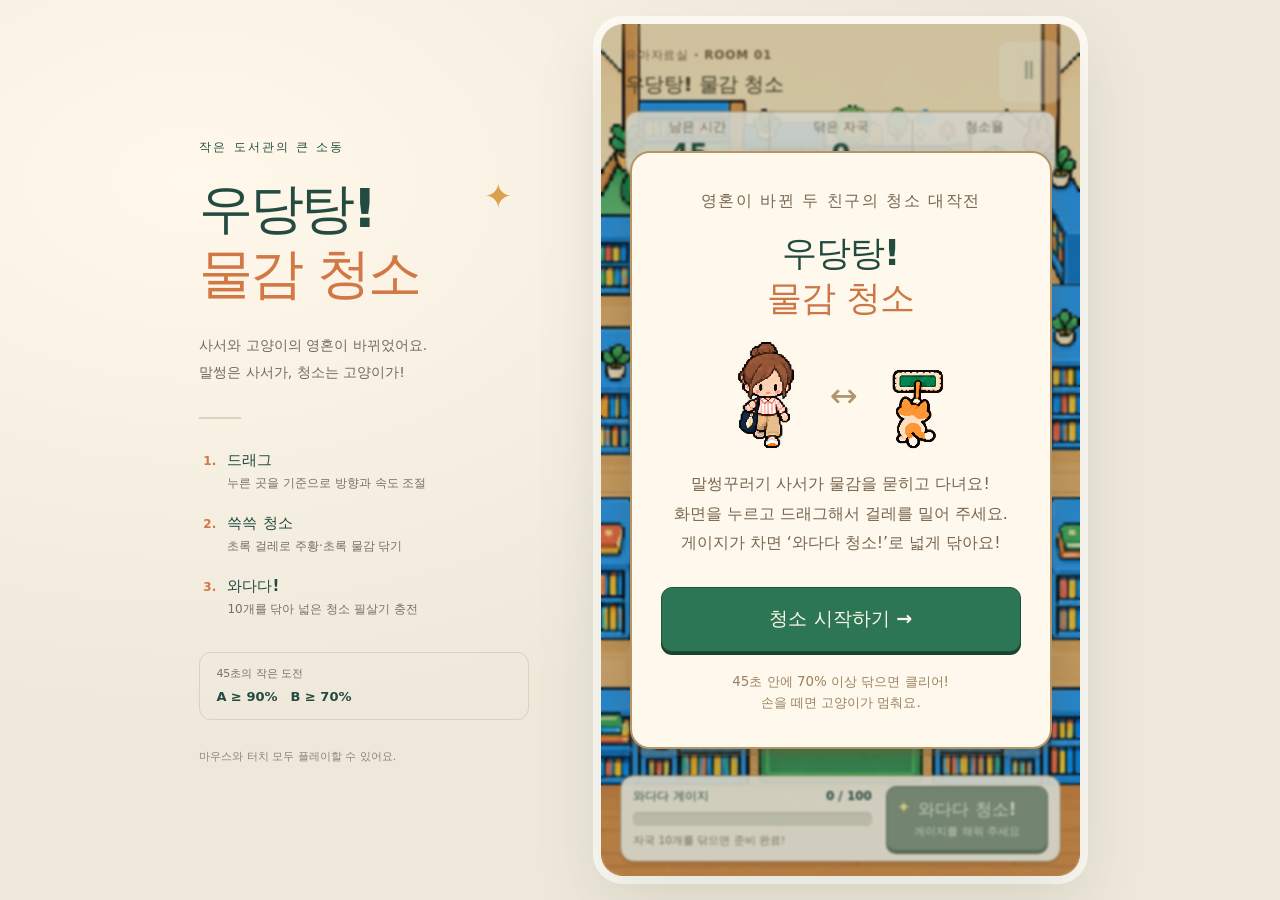
<file: index.html>
<!doctype html>
<html lang="ko">
<head>
  <meta charset="utf-8">
  <meta name="viewport" content="width=device-width,initial-scale=1,viewport-fit=cover">
  <meta name="theme-color" content="#234d3f">
  <meta name="description" content="영혼이 바뀐 사서와 고양이! 드래그로 걸레를 밀고 와다다 필살기로 물감 자국을 닦는 45초 모바일 게임.">
  <title>우당탕! 물감 청소</title>
  <link rel="stylesheet" href="./style.css">
</head>
<body>
  <main class="layout">
    <aside class="intro" aria-label="게임 소개">
      <span class="eyebrow">작은 도서관의 큰 소동</span>
      <h1>우당탕!<br><span>물감 청소</span><i>✦</i></h1>
      <p>사서와 고양이의 영혼이 바뀌었어요.<br>말썽은 사서가, 청소는 고양이가!</p>
      <div class="story-rule"></div>
      <ol><li><b>드래그</b><span>누른 곳을 기준으로 방향과 속도 조절</span></li><li><b>쓱쓱 청소</b><span>초록 걸레로 주황·초록 물감 닦기</span></li><li><b>와다다!</b><span>10개를 닦아 넓은 청소 필살기 충전</span></li></ol>
      <div class="grade-key"><span>45초의 작은 도전</span><b>A ≥ 90%　B ≥ 70%</b></div>
      <small>마우스와 터치 모두 플레이할 수 있어요.</small>
    </aside>
    <section class="game-shell" aria-label="우당탕! 물감 청소 게임">
      <canvas id="game" width="360" height="640" aria-label="화면을 누르고 드래그해서 고양이 걸레를 움직이세요"></canvas>
      <div class="interface">
        <header class="game-top"><div><span class="room-label">유아자료실 · ROOM 01</span><strong>우당탕! 물감 청소</strong></div><button id="pause" class="icon-button" aria-label="일시정지" disabled>Ⅱ</button></header>
        <div class="hud" aria-label="게임 현황"><div><span>남은 시간</span><b id="time">45<span>초</span></b></div><div><span>닦은 자국</span><b id="cleaned">0</b></div><div><span>청소율</span><b id="ratio">—</b></div></div>
        <div id="notice" class="notice" role="status" aria-live="polite"></div>
        <div id="countdown" class="countdown" hidden></div>
        <footer class="game-bottom"><div class="charge"><div><span id="charge-label">와다다 게이지</span><b id="charge-value">0 / 100</b></div><div id="charge-meter" class="meter" role="progressbar" aria-label="필살기 게이지" aria-valuemin="0" aria-valuemax="100" aria-valuenow="0"><i id="charge-fill"></i></div><small id="charge-hint">자국 10개를 닦으면 준비 완료!</small></div><button id="special" disabled><span>✦</span><b>와다다 청소!</b><small>게이지를 채워 주세요</small></button></footer>
        <div id="modal-layer" class="modal-layer"><section id="modal" class="modal" role="dialog" aria-modal="true" aria-labelledby="modal-title"><p class="modal-kicker">잠시만 기다려 주세요</p><h2 id="modal-title">청소 도구 준비 중…</h2><p id="loading-progress">배경과 캐릭터를 불러옵니다</p></section></div>
      </div>
    </section>
  </main>
  <script type="module" src="./app.js"></script>
</body>
</html>
</file>
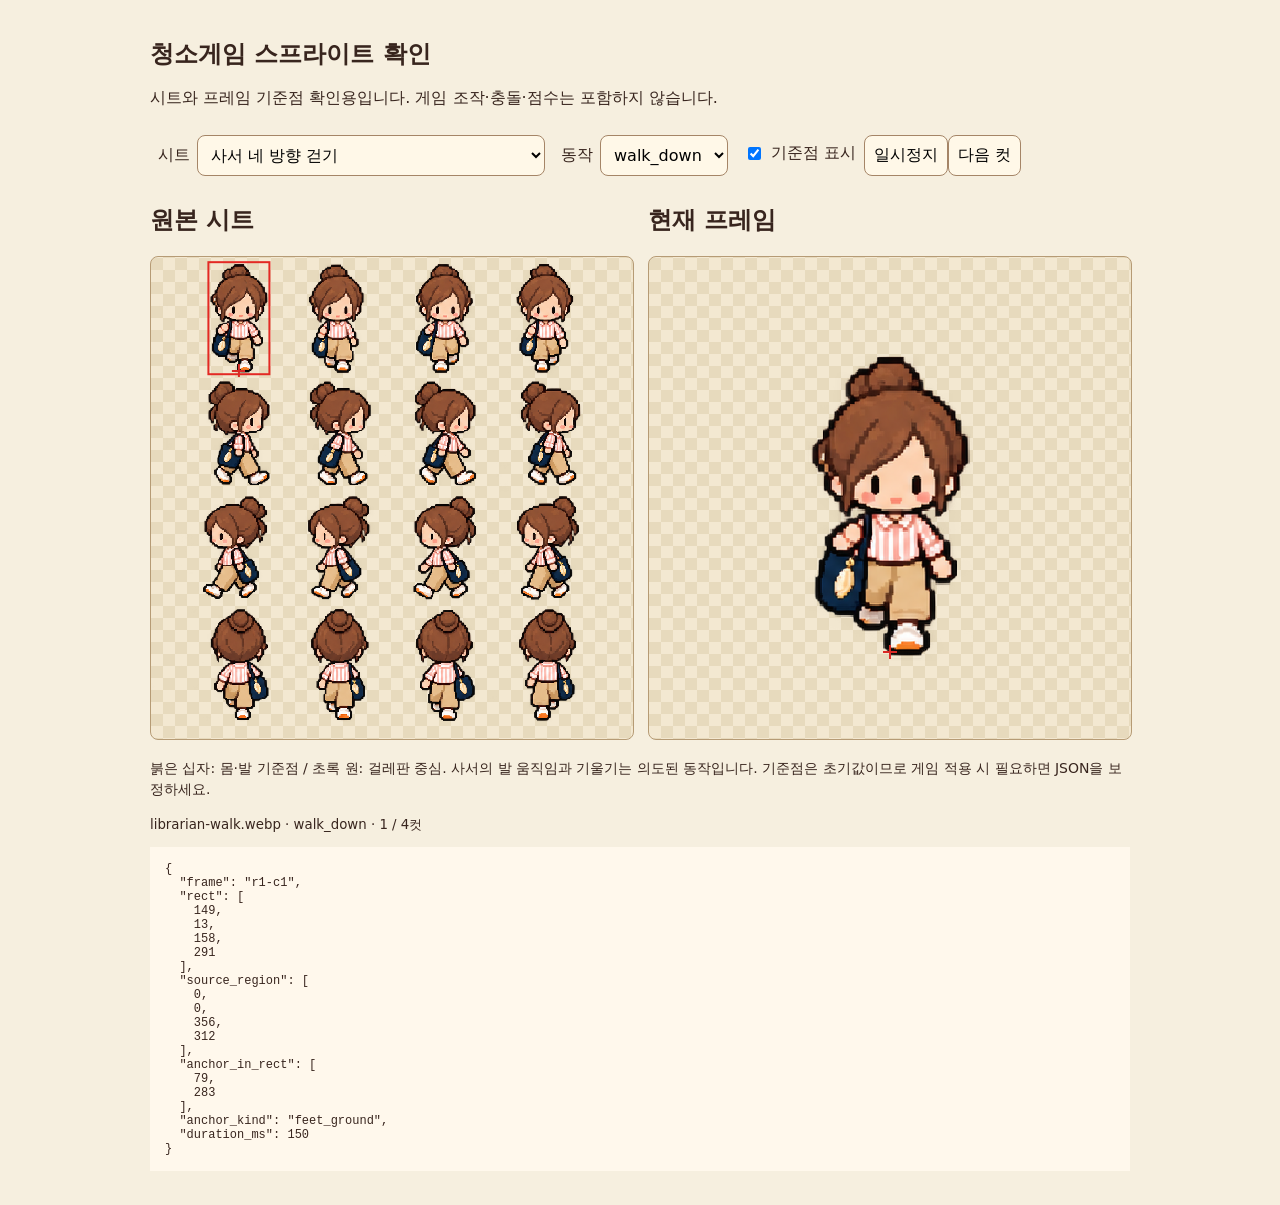
<file: sprite-preview.html>
<!doctype html>
<html lang="ko"><meta charset="utf-8"><meta name="viewport" content="width=device-width,initial-scale=1"><title>청소게임 스프라이트 확인</title>
<style>body{margin:0;background:#f6efdf;color:#38251e;font:16px system-ui,sans-serif}main{max-width:980px;margin:auto;padding:22px}h1{font-size:24px}select,button{font:inherit;padding:9px;border:1px solid #a58567;border-radius:8px;background:#fff8e8}label{display:inline-flex;gap:7px;align-items:center;margin:8px}.views{display:grid;grid-template-columns:1fr 1fr;gap:16px}canvas{background:repeating-conic-gradient(#e7dabd 0% 25%,#f3e8d1 0% 50%) 0/24px 24px;width:100%;image-rendering:pixelated;border:1px solid #b69b75;border-radius:8px}pre{overflow:auto;font-size:12px;background:#fff8ec;padding:15px;white-space:pre-wrap}small{display:block;line-height:1.5}p{line-height:1.55}@media(max-width:650px){.views{grid-template-columns:1fr}}.note{font-size:14px}</style>
<main><h1>청소게임 스프라이트 확인</h1><p>시트와 프레임 기준점 확인용입니다. 게임 조작·충돌·점수는 포함하지 않습니다.</p>
<label>시트 <select id="sheet"></select></label><label>동작 <select id="animation"></select></label><label><input type="checkbox" id="anchors" checked>기준점 표시</label><button id="play">일시정지</button><button id="next">다음 컷</button>
<div class="views"><section><h2>원본 시트</h2><canvas id="atlas" width="500" height="500"></canvas></section><section><h2>현재 프레임</h2><canvas id="stage" width="500" height="500"></canvas></section></div>
<p class="note">붉은 십자: 몸·발 기준점 / 초록 원: 걸레판 중심. 사서의 발 움직임과 기울기는 의도된 동작입니다. 기준점은 초기값이므로 게임 적용 시 필요하면 JSON을 보정하세요.</p><small id="status"></small><pre id="detail"></pre></main>
<script>
const sheets=[
  {
    "name": "librarian-walk",
    "label": "사서 네 방향 걷기",
    "schema_version": 1,
    "image": "librarian-walk.webp",
    "size": [
      1254,
      1254
    ],
    "layout": "four_rows_with_nonuniform_source_regions",
    "rect_format": "x,y,width,height",
    "anchor_status": "suggested_initial_alignment",
    "bounds_method": "alpha > 128 with 5px margin inside nonuniform source region; original PNG unchanged",
    "frames": {
      "r1-c1": {
        "rect": [
          149,
          13,
          158,
          291
        ],
        "source_region": [
          0,
          0,
          356,
          312
        ],
        "anchor_in_rect": [
          79.0,
          283
        ],
        "anchor_kind": "feet_ground",
        "duration_ms": 150
      },
      "r1-c2": {
        "rect": [
          406,
          14,
          153,
          291
        ],
        "source_region": [
          356,
          0,
          265,
          312
        ],
        "anchor_in_rect": [
          76.5,
          283
        ],
        "anchor_kind": "feet_ground",
        "duration_ms": 150
      },
      "r1-c3": {
        "rect": [
          684,
          13,
          158,
          292
        ],
        "source_region": [
          621,
          0,
          273,
          312
        ],
        "anchor_in_rect": [
          79.0,
          284
        ],
        "anchor_kind": "feet_ground",
        "duration_ms": 150
      },
      "r1-c4": {
        "rect": [
          947,
          12,
          157,
          293
        ],
        "source_region": [
          894,
          0,
          360,
          312
        ],
        "anchor_in_rect": [
          78.5,
          285
        ],
        "anchor_kind": "feet_ground",
        "duration_ms": 150
      },
      "r2-c1": {
        "rect": [
          144,
          319,
          169,
          281
        ],
        "source_region": [
          0,
          312,
          361,
          297
        ],
        "anchor_in_rect": [
          84.5,
          273
        ],
        "anchor_kind": "feet_ground",
        "duration_ms": 150
      },
      "r2-c2": {
        "rect": [
          409,
          320,
          167,
          280
        ],
        "source_region": [
          361,
          312,
          267,
          297
        ],
        "anchor_in_rect": [
          83.5,
          272
        ],
        "anchor_kind": "feet_ground",
        "duration_ms": 150
      },
      "r2-c3": {
        "rect": [
          681,
          320,
          170,
          280
        ],
        "source_region": [
          628,
          312,
          276,
          297
        ],
        "anchor_in_rect": [
          85.0,
          272
        ],
        "anchor_kind": "feet_ground",
        "duration_ms": 150
      },
      "r2-c4": {
        "rect": [
          957,
          320,
          165,
          279
        ],
        "source_region": [
          904,
          312,
          350,
          297
        ],
        "anchor_in_rect": [
          82.5,
          271
        ],
        "anchor_kind": "feet_ground",
        "duration_ms": 150
      },
      "r3-c1": {
        "rect": [
          131,
          618,
          174,
          277
        ],
        "source_region": [
          0,
          609,
          355,
          295
        ],
        "anchor_in_rect": [
          87.0,
          269
        ],
        "anchor_kind": "feet_ground",
        "duration_ms": 150
      },
      "r3-c2": {
        "rect": [
          405,
          618,
          168,
          278
        ],
        "source_region": [
          355,
          609,
          270,
          295
        ],
        "anchor_in_rect": [
          84.0,
          270
        ],
        "anchor_kind": "feet_ground",
        "duration_ms": 150
      },
      "r3-c3": {
        "rect": [
          678,
          618,
          172,
          278
        ],
        "source_region": [
          625,
          609,
          274,
          295
        ],
        "anchor_in_rect": [
          86.0,
          270
        ],
        "anchor_kind": "feet_ground",
        "duration_ms": 150
      },
      "r3-c4": {
        "rect": [
          948,
          618,
          170,
          279
        ],
        "source_region": [
          899,
          609,
          355,
          295
        ],
        "anchor_in_rect": [
          85.0,
          271
        ],
        "anchor_kind": "feet_ground",
        "duration_ms": 150
      },
      "r4-c1": {
        "rect": [
          150,
          911,
          160,
          299
        ],
        "source_region": [
          0,
          904,
          361,
          350
        ],
        "anchor_in_rect": [
          80.0,
          291
        ],
        "anchor_kind": "feet_ground",
        "duration_ms": 150
      },
      "r4-c2": {
        "rect": [
          412,
          911,
          159,
          299
        ],
        "source_region": [
          361,
          904,
          266,
          350
        ],
        "anchor_in_rect": [
          79.5,
          291
        ],
        "anchor_kind": "feet_ground",
        "duration_ms": 150
      },
      "r4-c3": {
        "rect": [
          684,
          912,
          163,
          299
        ],
        "source_region": [
          627,
          904,
          273,
          350
        ],
        "anchor_in_rect": [
          81.5,
          291
        ],
        "anchor_kind": "feet_ground",
        "duration_ms": 150
      },
      "r4-c4": {
        "rect": [
          953,
          911,
          158,
          300
        ],
        "source_region": [
          900,
          904,
          354,
          350
        ],
        "anchor_in_rect": [
          79.0,
          292
        ],
        "anchor_kind": "feet_ground",
        "duration_ms": 150
      }
    },
    "animations": {
      "walk_down": {
        "frames": [
          "r1-c1",
          "r1-c2",
          "r1-c3",
          "r1-c4"
        ],
        "loop": true,
        "row": 1
      },
      "walk_right": {
        "frames": [
          "r2-c1",
          "r2-c2",
          "r2-c3",
          "r2-c4"
        ],
        "loop": true,
        "row": 2
      },
      "walk_left": {
        "frames": [
          "r3-c1",
          "r3-c2",
          "r3-c3",
          "r3-c4"
        ],
        "loop": true,
        "row": 3
      },
      "walk_up": {
        "frames": [
          "r4-c1",
          "r4-c2",
          "r4-c3",
          "r4-c4"
        ],
        "loop": true,
        "row": 4
      }
    }
  },
  {
    "name": "librarian-run",
    "label": "사서 네 방향 달리기",
    "schema_version": 1,
    "image": "librarian-run.webp",
    "size": [
      1254,
      1254
    ],
    "layout": "four_rows_with_nonuniform_source_regions",
    "rect_format": "x,y,width,height",
    "anchor_status": "suggested_initial_alignment",
    "bounds_method": "alpha > 128 with 5px margin inside nonuniform source region; original PNG unchanged",
    "frames": {
      "r1-c1": {
        "rect": [
          140,
          17,
          181,
          294
        ],
        "source_region": [
          0,
          0,
          356,
          315
        ],
        "anchor_in_rect": [
          90.5,
          286
        ],
        "anchor_kind": "feet_ground",
        "duration_ms": 85
      },
      "r1-c2": {
        "rect": [
          397,
          17,
          185,
          295
        ],
        "source_region": [
          356,
          0,
          274,
          315
        ],
        "anchor_in_rect": [
          92.5,
          287
        ],
        "anchor_kind": "feet_ground",
        "duration_ms": 85
      },
      "r1-c3": {
        "rect": [
          685,
          15,
          174,
          297
        ],
        "source_region": [
          630,
          0,
          281,
          315
        ],
        "anchor_in_rect": [
          87.0,
          289
        ],
        "anchor_kind": "feet_ground",
        "duration_ms": 85
      },
      "r1-c4": {
        "rect": [
          963,
          14,
          185,
          294
        ],
        "source_region": [
          911,
          0,
          343,
          315
        ],
        "anchor_in_rect": [
          92.5,
          286
        ],
        "anchor_kind": "feet_ground",
        "duration_ms": 85
      },
      "r2-c1": {
        "rect": [
          116,
          321,
          208,
          285
        ],
        "source_region": [
          0,
          315,
          358,
          297
        ],
        "anchor_in_rect": [
          104.0,
          277
        ],
        "anchor_kind": "feet_ground",
        "duration_ms": 85
      },
      "r2-c2": {
        "rect": [
          395,
          317,
          205,
          280
        ],
        "source_region": [
          358,
          315,
          286,
          297
        ],
        "anchor_in_rect": [
          102.5,
          272
        ],
        "anchor_kind": "feet_ground",
        "duration_ms": 85
      },
      "r2-c3": {
        "rect": [
          688,
          321,
          191,
          285
        ],
        "source_region": [
          644,
          315,
          278,
          297
        ],
        "anchor_in_rect": [
          95.5,
          277
        ],
        "anchor_kind": "feet_ground",
        "duration_ms": 85
      },
      "r2-c4": {
        "rect": [
          964,
          317,
          207,
          285
        ],
        "source_region": [
          922,
          315,
          332,
          297
        ],
        "anchor_in_rect": [
          103.5,
          277
        ],
        "anchor_kind": "feet_ground",
        "duration_ms": 85
      },
      "r3-c1": {
        "rect": [
          103,
          621,
          211,
          281
        ],
        "source_region": [
          0,
          612,
          351,
          292
        ],
        "anchor_in_rect": [
          105.5,
          273
        ],
        "anchor_kind": "feet_ground",
        "duration_ms": 85
      },
      "r3-c2": {
        "rect": [
          386,
          619,
          211,
          275
        ],
        "source_region": [
          351,
          612,
          287,
          292
        ],
        "anchor_in_rect": [
          105.5,
          267
        ],
        "anchor_kind": "feet_ground",
        "duration_ms": 85
      },
      "r3-c3": {
        "rect": [
          678,
          619,
          209,
          283
        ],
        "source_region": [
          638,
          612,
          290,
          292
        ],
        "anchor_in_rect": [
          104.5,
          275
        ],
        "anchor_kind": "feet_ground",
        "duration_ms": 85
      },
      "r3-c4": {
        "rect": [
          968,
          622,
          207,
          277
        ],
        "source_region": [
          928,
          612,
          326,
          292
        ],
        "anchor_in_rect": [
          103.5,
          269
        ],
        "anchor_kind": "feet_ground",
        "duration_ms": 85
      },
      "r4-c1": {
        "rect": [
          138,
          907,
          179,
          304
        ],
        "source_region": [
          0,
          904,
          360,
          350
        ],
        "anchor_in_rect": [
          89.5,
          296
        ],
        "anchor_kind": "feet_ground",
        "duration_ms": 85
      },
      "r4-c2": {
        "rect": [
          403,
          910,
          182,
          297
        ],
        "source_region": [
          360,
          904,
          273,
          350
        ],
        "anchor_in_rect": [
          91.0,
          289
        ],
        "anchor_kind": "feet_ground",
        "duration_ms": 85
      },
      "r4-c3": {
        "rect": [
          682,
          910,
          179,
          301
        ],
        "source_region": [
          633,
          904,
          284,
          350
        ],
        "anchor_in_rect": [
          89.5,
          293
        ],
        "anchor_kind": "feet_ground",
        "duration_ms": 85
      },
      "r4-c4": {
        "rect": [
          974,
          910,
          175,
          301
        ],
        "source_region": [
          917,
          904,
          337,
          350
        ],
        "anchor_in_rect": [
          87.5,
          293
        ],
        "anchor_kind": "feet_ground",
        "duration_ms": 85
      }
    },
    "animations": {
      "run_down": {
        "frames": [
          "r1-c1",
          "r1-c2",
          "r1-c3",
          "r1-c4"
        ],
        "loop": true,
        "row": 1
      },
      "run_right": {
        "frames": [
          "r2-c1",
          "r2-c2",
          "r2-c3",
          "r2-c4"
        ],
        "loop": true,
        "row": 2
      },
      "run_left": {
        "frames": [
          "r3-c1",
          "r3-c2",
          "r3-c3",
          "r3-c4"
        ],
        "loop": true,
        "row": 3
      },
      "run_up": {
        "frames": [
          "r4-c1",
          "r4-c2",
          "r4-c3",
          "r4-c4"
        ],
        "loop": true,
        "row": 4
      }
    }
  },
  {
    "name": "librarian-actions",
    "label": "사서 몸 털기·기지개",
    "schema_version": 1,
    "image": "librarian-actions.webp",
    "size": [
      1254,
      1254
    ],
    "layout": "four_rows_with_nonuniform_source_regions",
    "rect_format": "x,y,width,height",
    "anchor_status": "suggested_initial_alignment",
    "bounds_method": "alpha > 128 with 5px margin inside nonuniform source region; original PNG unchanged",
    "frames": {
      "r1-c1": {
        "rect": [
          88,
          34,
          236,
          274
        ],
        "source_region": [
          0,
          0,
          343,
          322
        ],
        "anchor_in_rect": [
          118.5,
          266
        ],
        "anchor_kind": "feet_ground",
        "duration_ms": 200
      },
      "r1-c2": {
        "rect": [
          377,
          34,
          220,
          275
        ],
        "source_region": [
          343,
          0,
          282,
          322
        ],
        "anchor_in_rect": [
          111.0,
          267
        ],
        "anchor_kind": "feet_ground",
        "duration_ms": 200
      },
      "r1-c3": {
        "rect": [
          653,
          34,
          226,
          274
        ],
        "source_region": [
          625,
          0,
          298,
          322
        ],
        "anchor_in_rect": [
          113.5,
          266
        ],
        "anchor_kind": "feet_ground",
        "duration_ms": 200
      },
      "r1-c4": {
        "rect": [
          973,
          33,
          164,
          276
        ],
        "source_region": [
          923,
          0,
          331,
          322
        ],
        "anchor_in_rect": [
          82.0,
          268
        ],
        "anchor_kind": "feet_ground",
        "duration_ms": 200
      },
      "r2-c1": {
        "rect": [
          79,
          336,
          243,
          279
        ],
        "source_region": [
          0,
          322,
          345,
          294
        ],
        "anchor_in_rect": [
          123.5,
          271
        ],
        "anchor_kind": "feet_ground",
        "duration_ms": 200
      },
      "r2-c2": {
        "rect": [
          377,
          339,
          208,
          276
        ],
        "source_region": [
          345,
          322,
          279,
          294
        ],
        "anchor_in_rect": [
          119.5,
          268
        ],
        "anchor_kind": "feet_ground",
        "duration_ms": 200
      },
      "r2-c3": {
        "rect": [
          668,
          339,
          213,
          276
        ],
        "source_region": [
          624,
          322,
          286,
          294
        ],
        "anchor_in_rect": [
          91.5,
          268
        ],
        "anchor_kind": "feet_ground",
        "duration_ms": 200
      },
      "r2-c4": {
        "rect": [
          973,
          336,
          167,
          279
        ],
        "source_region": [
          910,
          322,
          344,
          294
        ],
        "anchor_in_rect": [
          83.5,
          271
        ],
        "anchor_kind": "feet_ground",
        "duration_ms": 200
      },
      "r3-c1": {
        "rect": [
          88,
          623,
          178,
          273
        ],
        "source_region": [
          0,
          616,
          297,
          289
        ],
        "anchor_in_rect": [
          87,
          264
        ],
        "anchor_kind": "feet_ground",
        "duration_ms": 300
      },
      "r3-c2": {
        "rect": [
          327,
          681,
          273,
          215
        ],
        "source_region": [
          297,
          616,
          327,
          289
        ],
        "anchor_in_rect": [
          235,
          206
        ],
        "anchor_kind": "feet_ground",
        "duration_ms": 300
      },
      "r3-c3": {
        "rect": [
          649,
          654,
          296,
          244
        ],
        "source_region": [
          624,
          616,
          350,
          289
        ],
        "anchor_in_rect": [
          259,
          235
        ],
        "anchor_kind": "feet_ground",
        "duration_ms": 300
      },
      "r3-c4": {
        "rect": [
          1003,
          618,
          176,
          280
        ],
        "source_region": [
          974,
          616,
          280,
          289
        ],
        "anchor_in_rect": [
          92,
          271
        ],
        "anchor_kind": "feet_ground",
        "duration_ms": 300
      },
      "r4-c1": {
        "rect": [
          85,
          913,
          176,
          281
        ],
        "source_region": [
          0,
          905,
          297,
          349
        ],
        "anchor_in_rect": [
          88,
          273
        ],
        "anchor_kind": "feet_ground",
        "duration_ms": 300
      },
      "r4-c2": {
        "rect": [
          346,
          979,
          285,
          207
        ],
        "source_region": [
          297,
          905,
          354,
          349
        ],
        "anchor_in_rect": [
          32,
          199
        ],
        "anchor_kind": "feet_ground",
        "duration_ms": 300
      },
      "r4-c3": {
        "rect": [
          673,
          972,
          284,
          216
        ],
        "source_region": [
          651,
          905,
          330,
          349
        ],
        "anchor_in_rect": [
          35,
          208
        ],
        "anchor_kind": "feet_ground",
        "duration_ms": 300
      },
      "r4-c4": {
        "rect": [
          1006,
          912,
          175,
          284
        ],
        "source_region": [
          981,
          905,
          273,
          349
        ],
        "anchor_in_rect": [
          88,
          275
        ],
        "anchor_kind": "feet_ground",
        "duration_ms": 300
      }
    },
    "animations": {
      "shake_down": {
        "frames": [
          "r1-c1",
          "r1-c2",
          "r1-c3",
          "r1-c4"
        ],
        "loop": false,
        "row": 1
      },
      "shake_up": {
        "frames": [
          "r2-c1",
          "r2-c2",
          "r2-c3",
          "r2-c4"
        ],
        "loop": false,
        "row": 2
      },
      "stretch_left": {
        "frames": [
          "r3-c1",
          "r3-c2",
          "r3-c3",
          "r3-c4"
        ],
        "loop": false,
        "row": 3
      },
      "stretch_right": {
        "frames": [
          "r4-c1",
          "r4-c2",
          "r4-c3",
          "r4-c4"
        ],
        "loop": false,
        "row": 4
      }
    }
  },
  {
    "name": "cat-cleaning-actions",
    "label": "최종 고양이 한숨·땀 닦기·필살기·일반 이동",
    "schema_version": 1,
    "image": "cat-cleaning-actions.webp",
    "size": [
      1254,
      1254
    ],
    "layout": "four_rows_with_nonuniform_source_regions",
    "rect_format": "x,y,width,height",
    "anchor_status": "suggested_initial_alignment",
    "bounds_method": "alpha > 128 with 5px margin inside nonuniform source region; original PNG unchanged",
    "frames": {
      "r1-c1": {
        "rect": [
          82,
          55,
          176,
          268
        ],
        "source_region": [
          0,
          0,
          320,
          337
        ],
        "anchor_in_rect": [
          88,
          207
        ],
        "anchor_kind": "body_pivot",
        "duration_ms": 300,
        "mop_center_in_rect": [
          88,
          44
        ]
      },
      "r1-c2": {
        "rect": [
          382,
          55,
          190,
          268
        ],
        "source_region": [
          320,
          0,
          312,
          337
        ],
        "anchor_in_rect": [
          97,
          207
        ],
        "anchor_kind": "body_pivot",
        "duration_ms": 300,
        "mop_center_in_rect": [
          96,
          44
        ]
      },
      "r1-c3": {
        "rect": [
          694,
          55,
          187,
          267
        ],
        "source_region": [
          632,
          0,
          314,
          337
        ],
        "anchor_in_rect": [
          92,
          207
        ],
        "anchor_kind": "body_pivot",
        "duration_ms": 300,
        "mop_center_in_rect": [
          89,
          44
        ]
      },
      "r1-c4": {
        "rect": [
          1012,
          55,
          170,
          271
        ],
        "source_region": [
          946,
          0,
          308,
          337
        ],
        "anchor_in_rect": [
          87,
          207
        ],
        "anchor_kind": "body_pivot",
        "duration_ms": 300,
        "mop_center_in_rect": [
          85,
          44
        ]
      },
      "r2-c1": {
        "rect": [
          82,
          350,
          170,
          255
        ],
        "source_region": [
          0,
          337,
          320,
          285
        ],
        "anchor_in_rect": [
          85,
          194
        ],
        "anchor_kind": "body_pivot",
        "duration_ms": 300,
        "mop_center_in_rect": [
          85,
          41
        ]
      },
      "r2-c2": {
        "rect": [
          396,
          350,
          169,
          254
        ],
        "source_region": [
          320,
          337,
          312,
          285
        ],
        "anchor_in_rect": [
          85,
          194
        ],
        "anchor_kind": "body_pivot",
        "duration_ms": 300,
        "mop_center_in_rect": [
          85,
          41
        ]
      },
      "r2-c3": {
        "rect": [
          692,
          348,
          176,
          257
        ],
        "source_region": [
          632,
          337,
          314,
          285
        ],
        "anchor_in_rect": [
          98,
          196
        ],
        "anchor_kind": "body_pivot",
        "duration_ms": 300,
        "mop_center_in_rect": [
          97,
          43
        ]
      },
      "r2-c4": {
        "rect": [
          1017,
          348,
          161,
          262
        ],
        "source_region": [
          946,
          337,
          308,
          285
        ],
        "anchor_in_rect": [
          79,
          196
        ],
        "anchor_kind": "body_pivot",
        "duration_ms": 300,
        "mop_center_in_rect": [
          80,
          43
        ]
      },
      "r3-c1": {
        "rect": [
          15,
          691,
          290,
          208
        ],
        "source_region": [
          0,
          622,
          320,
          299
        ],
        "anchor_in_rect": [
          200,
          144
        ],
        "anchor_kind": "body_pivot",
        "duration_ms": 80,
        "mop_center_in_rect": [
          96,
          40
        ]
      },
      "r3-c2": {
        "rect": [
          363,
          687,
          260,
          219
        ],
        "source_region": [
          320,
          622,
          312,
          299
        ],
        "anchor_in_rect": [
          158,
          152
        ],
        "anchor_kind": "body_pivot",
        "duration_ms": 80,
        "mop_center_in_rect": [
          114,
          37
        ]
      },
      "r3-c3": {
        "rect": [
          659,
          691,
          263,
          205
        ],
        "source_region": [
          632,
          622,
          314,
          299
        ],
        "anchor_in_rect": [
          97,
          144
        ],
        "anchor_kind": "body_pivot",
        "duration_ms": 80,
        "mop_center_in_rect": [
          167,
          40
        ]
      },
      "r3-c4": {
        "rect": [
          971,
          634,
          256,
          264
        ],
        "source_region": [
          946,
          622,
          308,
          299
        ],
        "anchor_in_rect": [
          123,
          201
        ],
        "anchor_kind": "body_pivot",
        "duration_ms": 80,
        "mop_center_in_rect": [
          126,
          47
        ]
      },
      "r4-c1": {
        "rect": [
          80,
          937,
          172,
          263
        ],
        "source_region": [
          0,
          921,
          320,
          333
        ],
        "anchor_in_rect": [
          86,
          190
        ],
        "anchor_kind": "body_pivot",
        "duration_ms": 150,
        "mop_center_in_rect": [
          86,
          41
        ]
      },
      "r4-c2": {
        "rect": [
          393,
          938,
          167,
          256
        ],
        "source_region": [
          320,
          921,
          312,
          333
        ],
        "anchor_in_rect": [
          84,
          189
        ],
        "anchor_kind": "body_pivot",
        "duration_ms": 150,
        "mop_center_in_rect": [
          84,
          40
        ]
      },
      "r4-c3": {
        "rect": [
          698,
          936,
          166,
          264
        ],
        "source_region": [
          632,
          921,
          314,
          333
        ],
        "anchor_in_rect": [
          83,
          191
        ],
        "anchor_kind": "body_pivot",
        "duration_ms": 150,
        "mop_center_in_rect": [
          83,
          42
        ]
      },
      "r4-c4": {
        "rect": [
          1015,
          937,
          164,
          261
        ],
        "source_region": [
          946,
          921,
          308,
          333
        ],
        "anchor_in_rect": [
          82,
          190
        ],
        "anchor_kind": "body_pivot",
        "duration_ms": 150,
        "mop_center_in_rect": [
          82,
          41
        ]
      }
    },
    "animations": {
      "idle_sigh": {
        "frames": [
          "r1-c1",
          "r1-c2",
          "r1-c3",
          "r1-c4"
        ],
        "loop": false,
        "row": 1
      },
      "wipe_sweat": {
        "frames": [
          "r2-c1",
          "r2-c2",
          "r2-c3",
          "r2-c4"
        ],
        "loop": false,
        "row": 2
      },
      "wadada_clean": {
        "frames": [
          "r3-c1",
          "r3-c2",
          "r3-c3",
          "r3-c4"
        ],
        "loop": true,
        "row": 3
      },
      "ordinary_push": {
        "frames": [
          "r4-c1",
          "r4-c2",
          "r4-c3",
          "r4-c4"
        ],
        "loop": true,
        "row": 4
      }
    }
  },
  {
    "name": "paint-cleaning-effects",
    "label": "운동화 자국·물감 튀김·닦임·광역 청소",
    "schema_version": 1,
    "image": "paint-cleaning-effects.webp",
    "size": [
      1254,
      1254
    ],
    "layout": "four_rows_with_nonuniform_source_regions",
    "rect_format": "x,y,width,height",
    "anchor_status": "suggested_initial_alignment",
    "bounds_method": "alpha > 128 with 5px margin inside nonuniform source region; original PNG unchanged",
    "frames": {
      "r1-c1": {
        "rect": [
          91,
          82,
          129,
          242
        ],
        "source_region": [
          0,
          0,
          310,
          341
        ],
        "anchor_in_rect": [
          64.5,
          121.0
        ],
        "anchor_kind": "effect_center",
        "duration_ms": 0
      },
      "r1-c2": {
        "rect": [
          406,
          82,
          128,
          242
        ],
        "source_region": [
          310,
          0,
          312,
          341
        ],
        "anchor_in_rect": [
          64.0,
          121.0
        ],
        "anchor_kind": "effect_center",
        "duration_ms": 0
      },
      "r1-c3": {
        "rect": [
          718,
          82,
          128,
          242
        ],
        "source_region": [
          622,
          0,
          317,
          341
        ],
        "anchor_in_rect": [
          64.0,
          121.0
        ],
        "anchor_kind": "effect_center",
        "duration_ms": 0
      },
      "r1-c4": {
        "rect": [
          1036,
          82,
          128,
          242
        ],
        "source_region": [
          939,
          0,
          315,
          341
        ],
        "anchor_in_rect": [
          64.0,
          121.0
        ],
        "anchor_kind": "effect_center",
        "duration_ms": 0
      },
      "r2-c1": {
        "rect": [
          79,
          439,
          170,
          161
        ],
        "source_region": [
          0,
          341,
          310,
          313
        ],
        "anchor_in_rect": [
          85.0,
          80.5
        ],
        "anchor_kind": "effect_center",
        "duration_ms": 100
      },
      "r2-c2": {
        "rect": [
          354,
          383,
          229,
          235
        ],
        "source_region": [
          310,
          341,
          312,
          313
        ],
        "anchor_in_rect": [
          114.5,
          117.5
        ],
        "anchor_kind": "effect_center",
        "duration_ms": 100
      },
      "r2-c3": {
        "rect": [
          639,
          359,
          287,
          274
        ],
        "source_region": [
          622,
          341,
          334,
          313
        ],
        "anchor_in_rect": [
          143.5,
          137.0
        ],
        "anchor_kind": "effect_center",
        "duration_ms": 100
      },
      "r2-c4": {
        "rect": [
          982,
          455,
          234,
          148
        ],
        "source_region": [
          956,
          341,
          298,
          313
        ],
        "anchor_in_rect": [
          117.0,
          74.0
        ],
        "anchor_kind": "effect_center",
        "duration_ms": 100
      },
      "r3-c1": {
        "rect": [
          90,
          681,
          130,
          240
        ],
        "source_region": [
          0,
          654,
          310,
          294
        ],
        "anchor_in_rect": [
          65.0,
          120.0
        ],
        "anchor_kind": "effect_center",
        "duration_ms": 90
      },
      "r3-c2": {
        "rect": [
          399,
          676,
          175,
          246
        ],
        "source_region": [
          310,
          654,
          324,
          294
        ],
        "anchor_in_rect": [
          87.5,
          123.0
        ],
        "anchor_kind": "effect_center",
        "duration_ms": 90
      },
      "r3-c3": {
        "rect": [
          718,
          699,
          156,
          227
        ],
        "source_region": [
          634,
          654,
          320,
          294
        ],
        "anchor_in_rect": [
          78.0,
          113.5
        ],
        "anchor_kind": "effect_center",
        "duration_ms": 90
      },
      "r3-c4": {
        "rect": [
          1041,
          721,
          130,
          174
        ],
        "source_region": [
          954,
          654,
          300,
          294
        ],
        "anchor_in_rect": [
          65.0,
          87.0
        ],
        "anchor_kind": "effect_center",
        "duration_ms": 90
      },
      "r4-c1": {
        "rect": [
          55,
          1000,
          239,
          203
        ],
        "source_region": [
          0,
          948,
          320,
          306
        ],
        "anchor_in_rect": [
          119.5,
          101.5
        ],
        "anchor_kind": "effect_center",
        "duration_ms": 80
      },
      "r4-c2": {
        "rect": [
          330,
          971,
          278,
          237
        ],
        "source_region": [
          320,
          948,
          300,
          306
        ],
        "anchor_in_rect": [
          139.0,
          118.5
        ],
        "anchor_kind": "effect_center",
        "duration_ms": 80
      },
      "r4-c3": {
        "rect": [
          631,
          1008,
          320,
          190
        ],
        "source_region": [
          620,
          948,
          331,
          306
        ],
        "anchor_in_rect": [
          160.0,
          95.0
        ],
        "anchor_kind": "effect_center",
        "duration_ms": 80
      },
      "r4-c4": {
        "rect": [
          951,
          1022,
          240,
          158
        ],
        "source_region": [
          951,
          948,
          303,
          306
        ],
        "anchor_in_rect": [
          120.0,
          79.0
        ],
        "anchor_kind": "effect_center",
        "duration_ms": 80
      }
    },
    "animations": {
      "paint_splash": {
        "frames": [
          "r2-c1",
          "r2-c2",
          "r2-c3",
          "r2-c4"
        ],
        "loop": false,
        "row": 2
      },
      "erase_footprint": {
        "frames": [
          "r3-c1",
          "r3-c2",
          "r3-c3",
          "r3-c4"
        ],
        "loop": false,
        "row": 3
      },
      "wide_clean_effect": {
        "frames": [
          "r4-c1",
          "r4-c2",
          "r4-c3",
          "r4-c4"
        ],
        "loop": false,
        "row": 4
      },
      "footprint_orange_left": {
        "frames": [
          "r1-c1"
        ],
        "loop": false,
        "kind": "static_variant"
      },
      "footprint_orange_right": {
        "frames": [
          "r1-c2"
        ],
        "loop": false,
        "kind": "static_variant"
      },
      "footprint_green_left": {
        "frames": [
          "r1-c3"
        ],
        "loop": false,
        "kind": "static_variant"
      },
      "footprint_green_right": {
        "frames": [
          "r1-c4"
        ],
        "loop": false,
        "kind": "static_variant"
      }
    }
  }
]
;
const $=id=>document.getElementById(id);
let selected=0,animation='',frameIndex=0,clock=0,playing=true,last=0,loaded=false;
const image=new Image();const atlas=$('atlas').getContext('2d'),stage=$('stage').getContext('2d');
atlas.imageSmoothingEnabled=false;stage.imageSmoothingEnabled=false;
for(let i=0;i<sheets.length;i++){const opt=new Option(sheets[i].label,String(i));$('sheet').add(opt);}
function setAnimation(){animation=$('animation').value;frameIndex=0;clock=0;draw();}
function setSheet(){selected=Number($('sheet').value);const d=sheets[selected];$('animation').replaceChildren();for(const k of Object.keys(d.animations))$('animation').add(new Option(k,k));animation=$('animation').value;frameIndex=0;clock=0;loaded=false;image.src='assets/'+d.image;}
image.onload=()=>{loaded=true;draw();};image.onerror=()=>{$('status').textContent='파일을 읽지 못했습니다. ZIP 전체를 압축 해제한 뒤 이 HTML을 여세요.';};
function cross(ctx,x,y,color){ctx.strokeStyle=color;ctx.lineWidth=2;ctx.beginPath();ctx.moveTo(x-7,y);ctx.lineTo(x+7,y);ctx.moveTo(x,y-7);ctx.lineTo(x,y+7);ctx.stroke();}
function draw(){if(!loaded)return;const d=sheets[selected],an=d.animations[animation];frameIndex%=an.frames.length;const id=an.frames[frameIndex],f=d.frames[id];const [x,y,w,h]=f.rect;atlas.clearRect(0,0,500,500);stage.clearRect(0,0,500,500);const ratio=500/d.size[0];atlas.drawImage(image,0,0,500,500);atlas.strokeStyle='#e32924';atlas.lineWidth=2;atlas.strokeRect(x*ratio,y*ratio,w*ratio,h*ratio);const maxSize=Math.max(...Object.values(d.frames).map(v=>Math.max(v.rect[2],v.rect[3])));const scale=Math.min(1.1,330/maxSize);const ax=250,ay=f.anchor_kind==='feet_ground'?410:300;const dx=ax-f.anchor_in_rect[0]*scale,dy=ay-f.anchor_in_rect[1]*scale;stage.drawImage(image,x,y,w,h,dx,dy,w*scale,h*scale);if($('anchors').checked){cross(stage,ax,ay,'#d92925');cross(atlas,(x+f.anchor_in_rect[0])*ratio,(y+f.anchor_in_rect[1])*ratio,'#d92925');if(f.mop_center_in_rect){const mx=dx+f.mop_center_in_rect[0]*scale,my=dy+f.mop_center_in_rect[1]*scale;stage.strokeStyle='#159145';stage.beginPath();stage.arc(mx,my,7,0,Math.PI*2);stage.stroke();}}$('status').textContent=d.image+' · '+animation+' · '+(frameIndex+1)+' / '+an.frames.length+'컷';$('detail').textContent=JSON.stringify({frame:id,...f},null,2);}
$('sheet').onchange=setSheet;$('animation').onchange=setAnimation;$('anchors').onchange=draw;$('play').onclick=()=>{playing=!playing;$('play').textContent=playing?'일시정지':'재생';};$('next').onclick=()=>{playing=false;$('play').textContent='재생';frameIndex++;clock=0;draw();};
function tick(t){const dt=last?Math.min(t-last,100):0;last=t;if(loaded&&playing){const d=sheets[selected],an=d.animations[animation],f=d.frames[an.frames[frameIndex]];clock+=dt;const duration=f.duration_ms||1000;if(clock>=duration){clock-=duration;frameIndex=(frameIndex+1)%an.frames.length;draw();}}requestAnimationFrame(tick);}
setSheet();requestAnimationFrame(tick);
</script></html>
</file>
<file: style.css>
:root{font-family:"Malgun Gothic","Apple SD Gothic Neo",system-ui,sans-serif;color:#244b3f;background:#f5eedf;font-synthesis:none}*{box-sizing:border-box}body{margin:0;min-height:100svh;background:radial-gradient(ellipse at 15% 20%,#fff8eb 0,transparent 55%),#eee8da}button{font:inherit;cursor:pointer;touch-action:none;-webkit-tap-highlight-color:transparent}button:disabled{cursor:default}button:focus-visible{outline:3px solid #18a7c5;outline-offset:3px}button:active:not(:disabled){transform:translateY(2px)}.layout{min-height:100svh;display:flex;align-items:center;justify-content:center;gap:72px;padding:24px}.intro{width:330px}.eyebrow{font-size:12px;letter-spacing:2px;font-weight:800}.intro h1{font-size:54px;line-height:1.22;letter-spacing:-3px;margin:20px 0 25px;position:relative}.intro h1 span{color:#d27845}.intro h1 i{position:absolute;top:0;right:20px;font-size:34px;font-style:normal;color:#dba04c}.intro p{font-size:14px;color:#706b5c;line-height:1.9}.story-rule{height:2px;background:#d6d4c1;width:42px;margin:32px 0}.intro ol{padding-left:21px;margin:0}.intro li{padding:0 0 22px 7px;font-size:12px;font-weight:800;color:#d27845}.intro li b{display:block;color:#244b3f;font-size:15px;margin-bottom:5px}.intro li span{font-weight:400;color:#777164}.grade-key{border:1px solid #d4d4bf;border-radius:12px;padding:13px 16px;display:flex;gap:7px;flex-direction:column;margin:12px 0 25px}.grade-key span{font-size:11px;color:#777164}.grade-key b{font-size:13px}.intro>small{font-size:11px;color:#8c8576}.game-shell{height:min(880px,calc(100svh - 48px));aspect-ratio:360/640;position:relative;overflow:hidden;flex:none;border-radius:22px;box-shadow:0 25px 65px #40544325,0 0 0 8px #fffcf5;container-type:size;background:#efd3a0;touch-action:none;user-select:none;-webkit-user-select:none}.game-shell canvas{width:100%;height:100%;display:block;image-rendering:pixelated;touch-action:none}.interface{position:absolute;inset:0;pointer-events:none;font-size:3.3cqw}.game-top{position:absolute;top:1.9%;left:5%;right:4%;display:flex;justify-content:space-between;align-items:center}.game-top>div{display:flex;gap:1.4cqw;flex-direction:column}.room-label{font-size:2.5cqw;letter-spacing:.8px;font-weight:700;color:#785c36}.game-top strong{font-size:4.2cqw;letter-spacing:-.5px;color:#413820}.icon-button{pointer-events:auto;border:1px solid #9e825b55;color:#244b3f;background:#fff9ebd9;border-radius:12px;width:13.4cqw;height:13.4cqw;font-size:5cqw;line-height:1}.icon-button:disabled{opacity:.4}.hud{position:absolute;left:5%;right:5%;top:10.2%;height:7.8%;border:1px solid #bd925b;box-shadow:0 3px 0 #b4835140;border-radius:12px;background:#fff9edeb;display:flex;align-items:center}.hud>div{width:33.333%;text-align:center;display:flex;flex-direction:column;gap:.5cqw}.hud>div+div{border-left:1px solid #d6cbb8}.hud span{font-size:2.7cqw;color:#837461;font-weight:600}.hud b{font-size:5.7cqw;line-height:1.1;font-variant-numeric:tabular-nums}.hud b span{font-size:3cqw;margin-left:3px}.hud.urgent #time{color:#be542e}.notice{position:absolute;top:20%;left:8%;right:8%;text-align:center;background:#244b3fee;border:1px solid #718663;border-radius:20px;padding:2cqw 2.5cqw;color:#fff8de;font-size:3cqw;opacity:0;transition:opacity .15s}.notice.visible{opacity:1}.game-bottom{position:absolute;left:4%;right:4%;bottom:1.7%;height:10.1%;display:flex;align-items:center;gap:3cqw;background:#fffaecee;border:1px solid #aa885c;border-radius:14px;padding:2cqw 2.5cqw;box-shadow:0 3px 0 #754b2630}.charge{flex:1;min-width:0}.charge>div:first-child{display:flex;justify-content:space-between;font-size:2.4cqw;margin-bottom:1.8cqw}.charge>div b{font-size:2.5cqw;font-variant-numeric:tabular-nums}.meter{height:2.8cqw;background:#dedac3;border-radius:5px;overflow:hidden;box-shadow:inset 0 1px 2px #5552}.meter i{height:100%;width:0%;display:block;background:linear-gradient(90deg,#87be71,#2c8063);transition:width .15s}.charge small{font-size:2.2cqw;color:#8c7960;display:block;margin-top:1.8cqw;white-space:nowrap}#special{pointer-events:auto;background:#2c7656;color:#fffbe9;border:1px solid #1c5039;border-radius:10px;min-height:13.4cqw;width:39%;padding:1cqw;position:relative;box-shadow:0 3px 0 #19462f;display:flex;align-items:center;justify-content:center;flex-direction:column;gap:.7cqw}#special>span{position:absolute;left:2cqw;top:2cqw;color:#fee69c;font-size:3.5cqw}#special b{font-size:3.5cqw}#special small{font-size:2.3cqw}#special:disabled{background:#87977f;border-color:#697963;color:#e9eddf;box-shadow:0 3px 0 #62775b}#special.ready{animation:ready 1.3s infinite}@keyframes ready{50%{box-shadow:0 3px 0 #19462f,0 0 0 4px #efc66c77}}.modal-layer{position:absolute;inset:0;display:flex;align-items:center;justify-content:center;pointer-events:auto;background:#243c3333;padding:6cqw;backdrop-filter:blur(1px)}.modal-layer[hidden]{display:none}.modal{width:100%;max-height:94%;overflow:auto;background:#fff9ed;border:2px solid #b69464;border-radius:20px;padding:7cqw 6cqw;text-align:center;box-shadow:0 7px 0 #73573640,0 12px 32px #49381933;position:relative}.modal-kicker{font-size:2.7cqw;letter-spacing:1.5px;font-weight:800;color:#9a7952;margin:0 0 3cqw}.modal h2{font-size:7.4cqw;line-height:1.28;letter-spacing:-1px;margin:0;color:#244b3f}.modal h2 em{font-style:normal;color:#cc7745}.modal p{font-size:3.3cqw;line-height:1.85;color:#786650}.modal .hero-art{display:flex;justify-content:center;align-items:flex-end;gap:7cqw;height:23cqw;margin:4cqw 0}.hero-art img{height:100%;width:auto;image-rendering:pixelated}.hero-art img.cat-portrait{height:75%}.hero-art span{align-self:center;color:#b2956c;font-size:7cqw}.modal .primary,.modal .secondary{width:100%;min-height:13.4cqw;border-radius:11px;font-size:4cqw;font-weight:800;margin-top:3cqw}.primary{background:#2c7656;border:1px solid #1d533a;color:#fff8e7;box-shadow:0 3px 0 #17422c}.secondary{background:#fff3da;border:1px solid #bb9863;color:#655132}.modal .tip{font-size:2.8cqw;line-height:1.6;margin:4cqw 0 0;color:#9a8261}.countdown{position:absolute;inset:0;display:flex;align-items:center;justify-content:center;font-size:24cqw;font-weight:900;color:#fffbe9;text-shadow:0 4px 0 #3c7656,4px 0 0 #3c7656,-4px 0 0 #3c7656,0 -4px 0 #3c7656;background:#244b3f18}.countdown[hidden]{display:none}.grade-badge{width:23cqw;height:23cqw;border-radius:50%;display:flex;justify-content:center;align-items:center;background:#dfedce;border:2px solid #668a58;margin:5cqw auto;font-size:15cqw;font-weight:900;color:#417454;box-shadow:0 3px 0 #c5d7b4}.grade-badge.c{background:#f7e4ce;border-color:#b98c60;color:#a57344}.result-grid{display:grid;grid-template-columns:1fr 1fr 1fr;border-block:1px solid #ded0b4;padding:4cqw 0;margin:4cqw 0;gap:1cqw}.result-grid span{font-size:2.8cqw;color:#8c7656}.result-grid b{display:block;font-size:5.6cqw;margin-top:1.5cqw;font-variant-numeric:tabular-nums}.debug-label{position:absolute;top:26%;left:8%;font-size:2.4cqw;background:#162d30cc;color:#adf1cf;padding:2cqw;white-space:pre;pointer-events:none}
@media(max-width:800px){.intro{display:none}.layout{padding:14px;gap:0}.game-shell{height:min(880px,calc(100svh - 28px),calc((100vw - 28px)*640/360));border-radius:18px;box-shadow:0 12px 42px #40544325,0 0 0 5px #fffcf5}}
@media(max-width:480px){.layout{padding:max(5px,env(safe-area-inset-top)) max(5px,env(safe-area-inset-right)) max(5px,env(safe-area-inset-bottom)) max(5px,env(safe-area-inset-left));height:100svh}.game-shell{height:min(calc(100svh - max(10px,env(safe-area-inset-top)) - env(safe-area-inset-bottom)),calc((100vw - 10px)*640/360));border-radius:10px;box-shadow:0 4px 25px #40544320}.modal{border-radius:15px}}
@media(prefers-reduced-motion:reduce){#special.ready{animation:none}.meter i,.notice{transition:none}}
.icon-button{min-width:48px;min-height:48px}.modal .primary,.modal .secondary,#special{min-height:max(13.4cqw,48px)}.game-bottom{min-height:64px}
/* A fixed root prevents iframe drags from becoming outer-page/tool-bar scrolls. */
html,body{width:100%;height:100%;min-height:0;overflow:hidden;overscroll-behavior:none}
body{position:fixed;inset:0}
.layout{height:var(--game-viewport-height,100svh);min-height:0;overflow:hidden}
.game-shell{height:min(880px,calc(var(--game-viewport-height,100svh) - 48px));touch-action:auto}
.modal{overscroll-behavior:none;touch-action:pan-y}
.modal .retry-small{display:block;min-height:44px;margin:4px auto 0;padding:0 14px;border:0;border-radius:0;background:transparent;box-shadow:none;color:#998673;font-size:11px;font-weight:400;line-height:1.2;text-decoration:none}
@media(max-width:800px){.game-shell{height:min(880px,calc(var(--game-viewport-height,100svh) - 28px),calc((100vw - 28px)*640/360))}}
@media(max-width:480px){.layout{height:var(--game-viewport-height,100svh)}.game-shell{height:min(calc(var(--game-viewport-height,100svh) - max(10px,env(safe-area-inset-top)) - env(safe-area-inset-bottom)),calc((100vw - 10px)*640/360))}}
</file>
